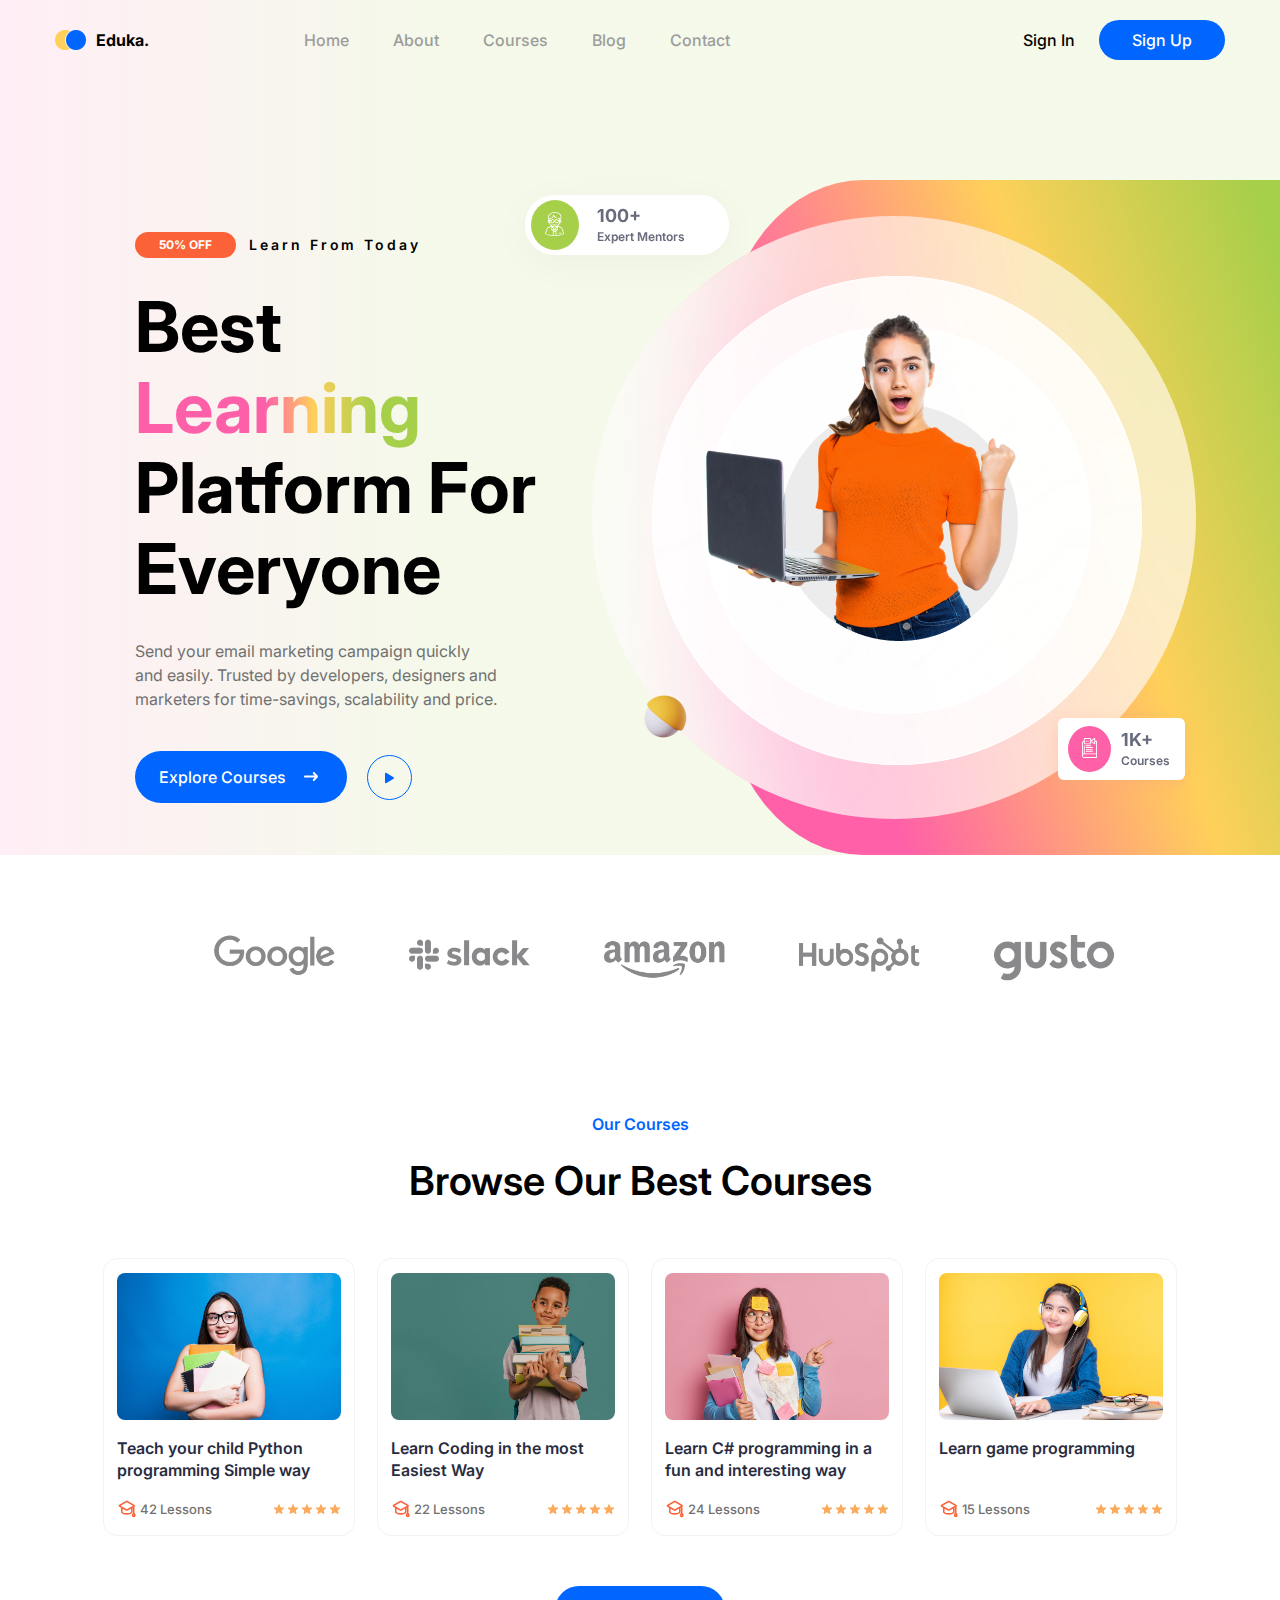
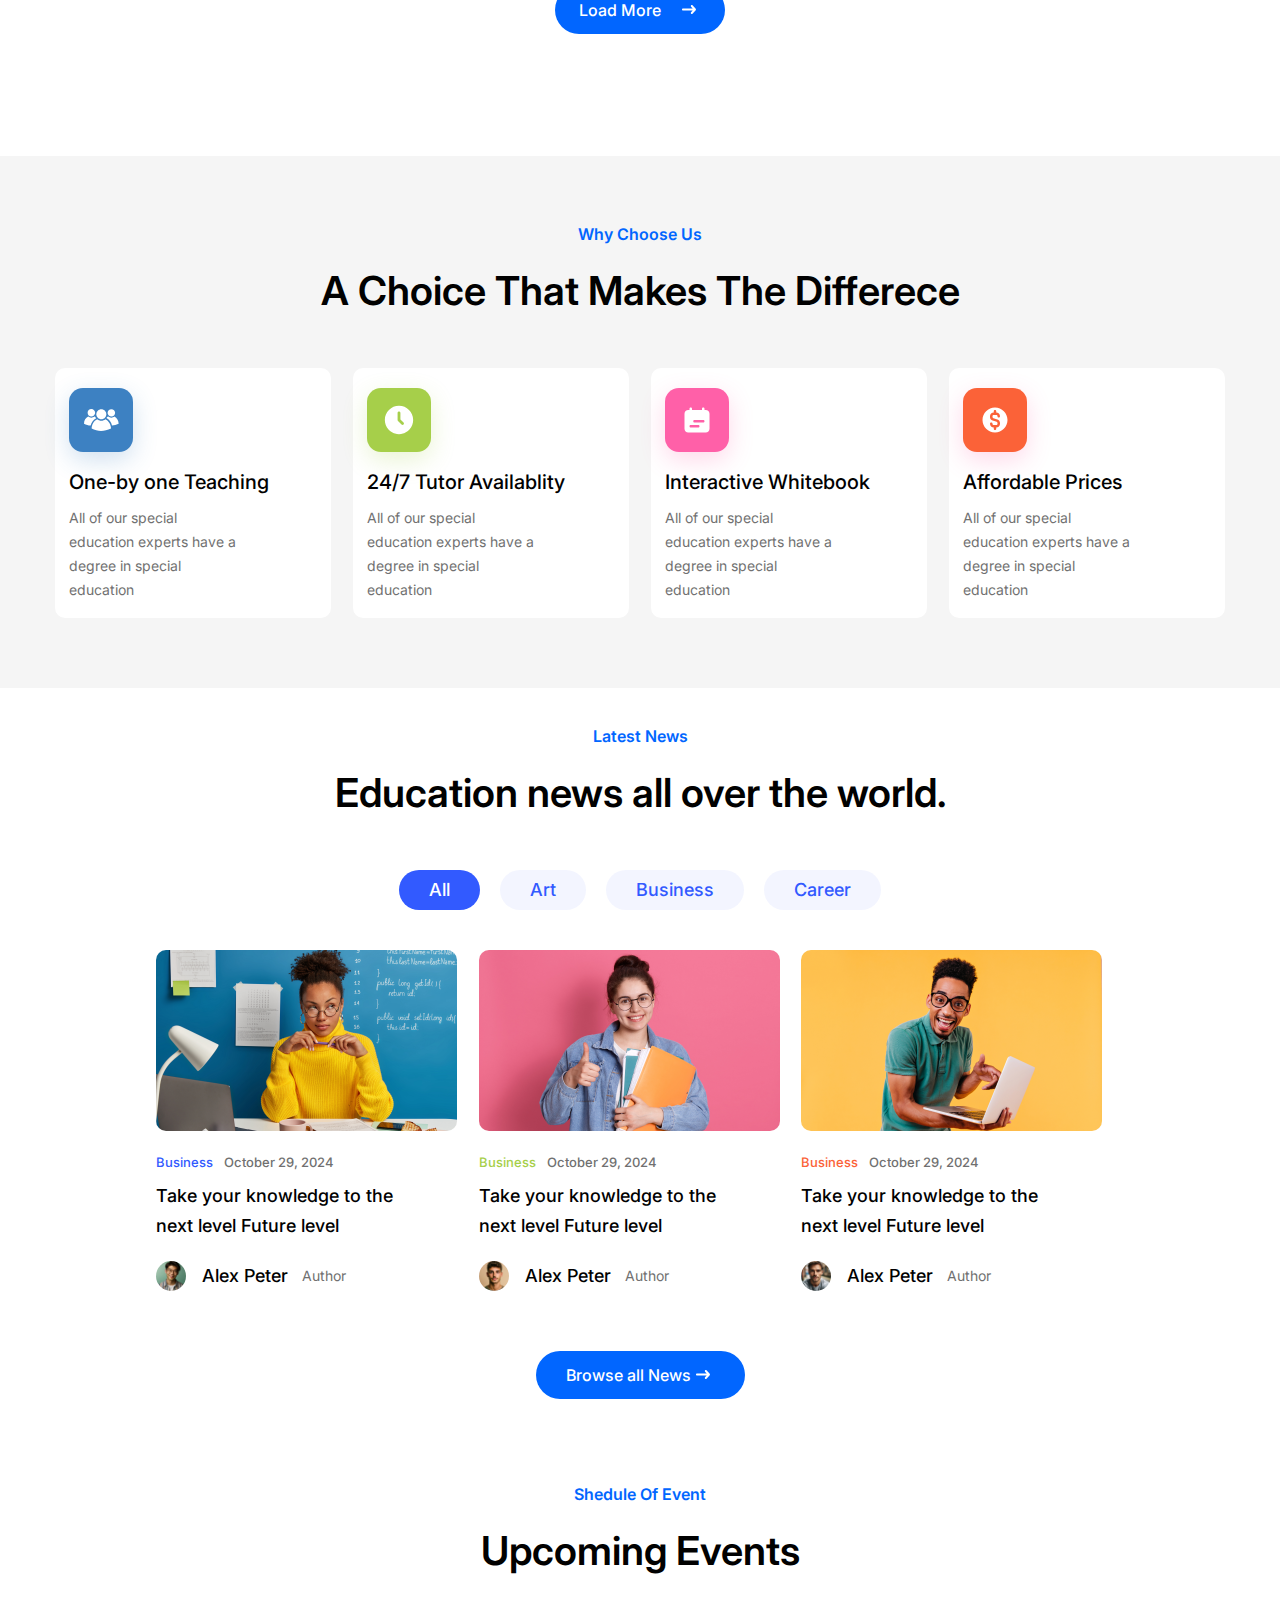
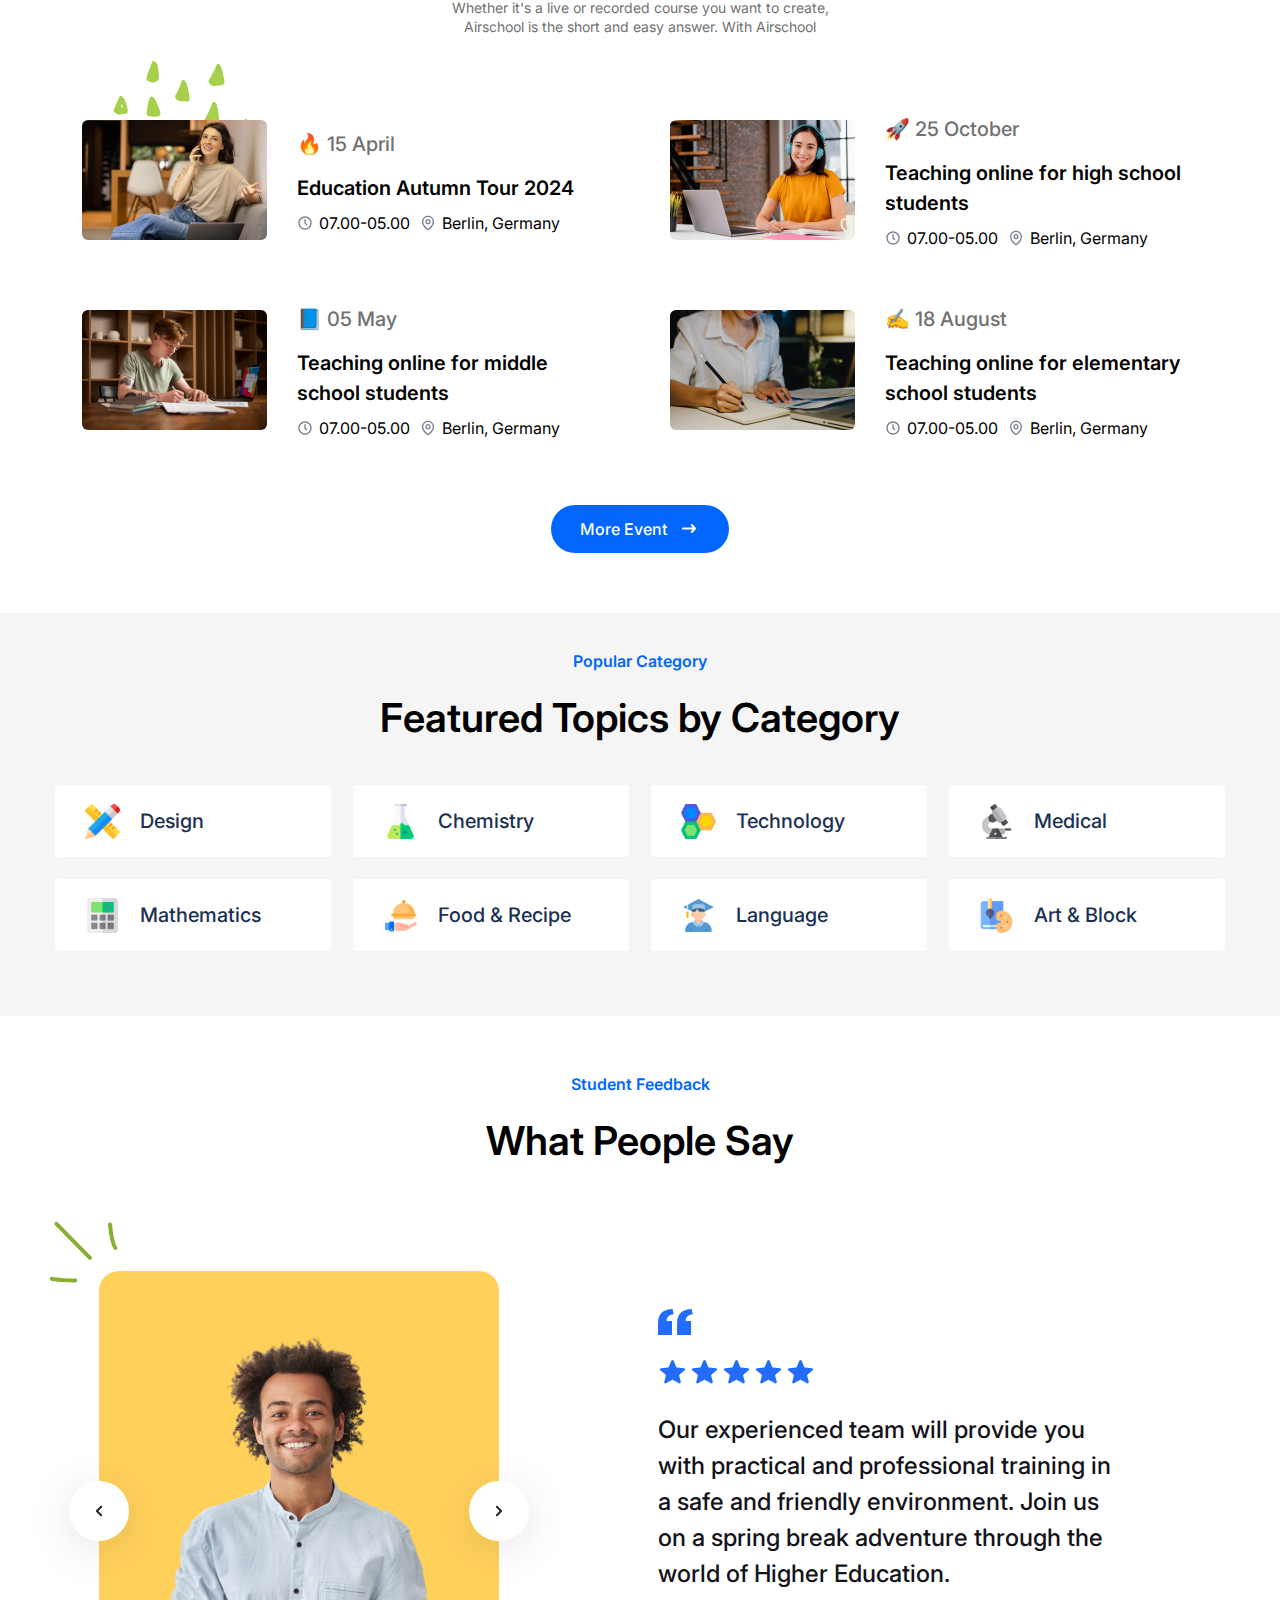
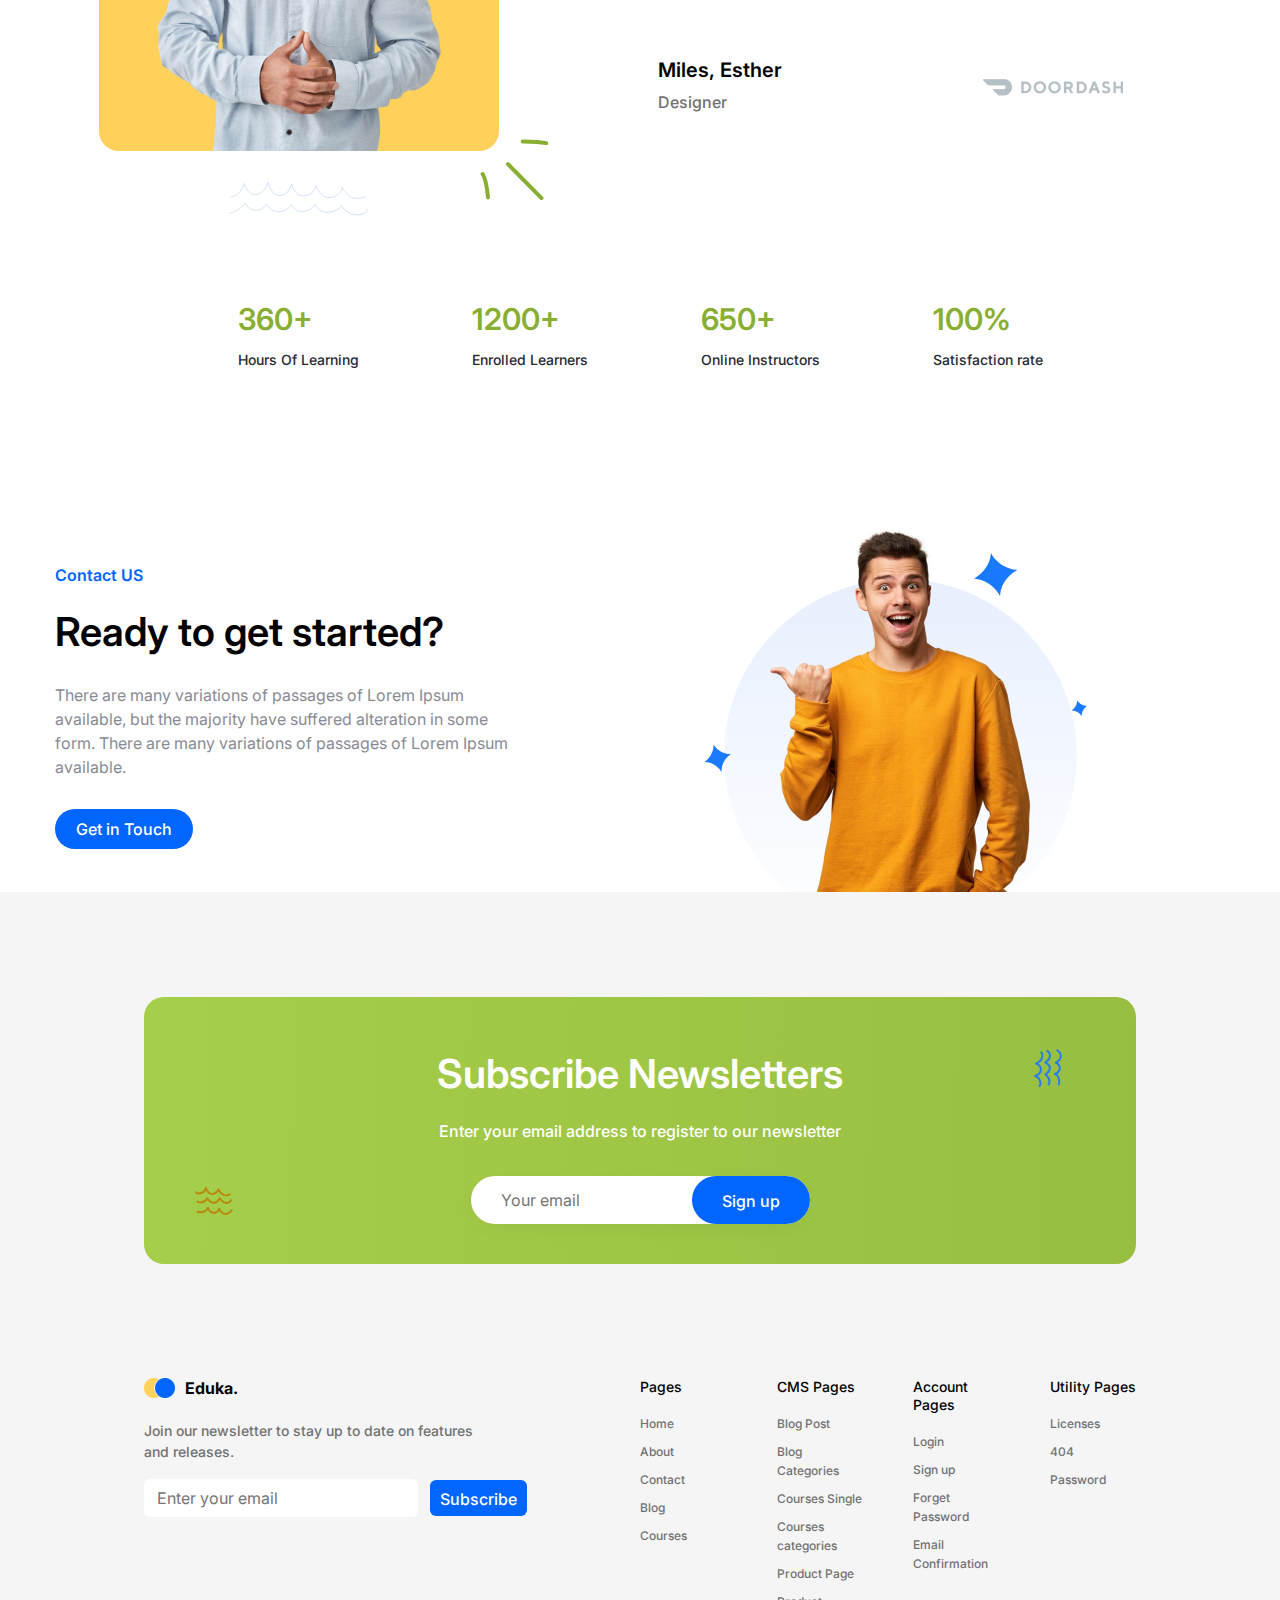
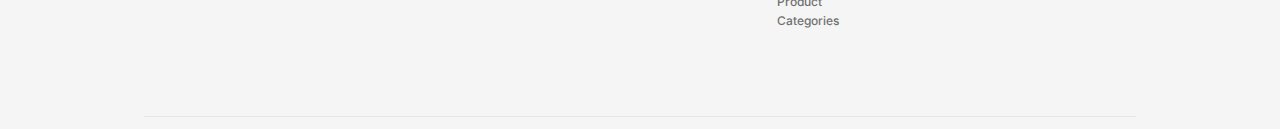
<file: index.html>
<!DOCTYPE html>
<html lang="en">
    <head>
        <meta charset="UTF-8" />
        <meta name="viewport" content="width=device-width, initial-scale=1.0" />
        <!-- Reset css -->
        <link rel="stylesheet" href="./assets/css/reset.css" />
        <!-- Styles css -->
        <link rel="stylesheet" href="./assets/css/styles.css" />
        <link rel="stylesheet" href="./assets/css/responsive.css" />
        <!-- Script -->
        <script src="./assets/js/main.js"></script>
        <!-- Embed font -->
        <link rel="preconnect" href="https://fonts.googleapis.com" />
        <link rel="preconnect" href="https://fonts.gstatic.com" crossorigin />
        <link
            href="https://fonts.googleapis.com/css2?family=Inter:wght@100..900&display=swap"
            rel="stylesheet"
        />
        <!-- Favicon -->
        <link
            rel="apple-touch-icon"
            sizes="57x57"
            href="./assets/favicon/apple-icon-57x57.png"
        />
        <link
            rel="apple-touch-icon"
            sizes="60x60"
            href="./assets/favicon/apple-icon-60x60.png"
        />
        <link
            rel="apple-touch-icon"
            sizes="72x72"
            href="./assets/favicon/apple-icon-72x72.png"
        />
        <link
            rel="apple-touch-icon"
            sizes="76x76"
            href="./assets/favicon/apple-icon-76x76.png"
        />
        <link
            rel="apple-touch-icon"
            sizes="114x114"
            href="./assets/favicon/apple-icon-114x114.png"
        />
        <link
            rel="apple-touch-icon"
            sizes="120x120"
            href="./assets/favicon/apple-icon-120x120.png"
        />
        <link
            rel="apple-touch-icon"
            sizes="144x144"
            href="./assets/favicon/apple-icon-144x144.png"
        />
        <link
            rel="apple-touch-icon"
            sizes="152x152"
            href="./assets/favicon/apple-icon-152x152.png"
        />
        <link
            rel="apple-touch-icon"
            sizes="180x180"
            href="./assets/favicon/apple-icon-180x180.png"
        />
        <link
            rel="icon"
            type="image/png"
            sizes="192x192"
            href="./assets/favicon/android-icon-192x192.png"
        />
        <link
            rel="icon"
            type="image/png"
            sizes="32x32"
            href="./assets/favicon/favicon-32x32.png"
        />
        <link
            rel="icon"
            type="image/png"
            sizes="96x96"
            href="./assets/favicon/favicon-96x96.png"
        />
        <link
            rel="icon"
            type="image/png"
            sizes="16x16"
            href="./assets/favicon/favicon-16x16.png"
        />
        <link rel="manifest" href="./assets/favicon/manifest.json" />
        <meta name="msapplication-TileColor" content="#ffffff" />
        <meta
            name="msapplication-TileImage"
            content="./assets/favicon/ms-icon-144x144.png"
        />
        <meta name="theme-color" content="#ffffff" />

        <title>Eduka</title>
    </head>
    <body>
        <!-- Header -->
        <header id="header" class="header"></header>
        <script>
            load("#header", "./templates/header.html");
        </script>
        <!-- Main -->
        <main>
            <!-- Hero -->
            <div id="home" class="hero">
                <section class="hero-content">
                    <div class="hero-sale">
                        <p class="hero-sale__number">50% OFF</p>
                        <p class="hero-sale__text">Learn From Today</p>
                    </div>
                    <h1 class="hero-content__title">
                        Best
                        <strong class="hero-content__title--color">
                            Learning
                        </strong>
                        Platform For Everyone
                    </h1>
                    <p class="hero-content__desc">
                        Send your email marketing campaign quickly and easily.
                        Trusted by developers, designers and marketers for
                        time-savings, scalability and price.
                    </p>
                    <div class="hero-action">
                        <a href="#!" class="hero-action__btn btn">
                            Explore Courses
                            <img src="./assets/icons/arrow-right.svg" alt="" />
                        </a>
                        <img
                            src="./assets/img/hero-img/hero-btn.svg"
                            alt=""
                            class="hero-action__img"
                        />
                    </div>
                </section>
                <div class="hero-info">
                    <div class="hero-info__color-first">
                        <div class="hero-info__color-second">
                            <div class="hero-info__color-three">
                                <img
                                    src="./assets/img/hero-img/hero-img-affter.png"
                                    alt=""
                                    class="hero-info__img-color"
                                />
                            </div>
                        </div>
                    </div>
                    <img
                        src="./assets/img/hero-img/hero-decor.png"
                        alt=""
                        class="hero-info__img"
                    />
                    <div class="hero-sate">
                        <div class="hero-sate__wrap">
                            <img
                                src="./assets/icons/user.svg"
                                alt=""
                                class="hero-sate__img"
                            />
                        </div>
                        <div>
                            <p class="hero-sate__number">100+</p>
                            <p class="hero-sate__desc">Expert Mentors</p>
                        </div>
                    </div>
                    <div class="hero-sate-bot">
                        <div class="hero-sate-bot__wrap">
                            <img
                                src="./assets/icons/book.svg"
                                alt=""
                                class="hero-sate-bot__img"
                            />
                        </div>
                        <div>
                            <p class="hero-sate__number">1K+</p>
                            <p class="hero-sate__desc">Courses</p>
                        </div>
                    </div>
                </div>
            </div>

            <div class="container">
                <!-- Trade -->
                <div class="trade">
                    <a href="#!">
                        <img
                            src="./assets/img/trade-img/trade1.png"
                            alt=""
                            class="trade__img"
                        />
                    </a>
                    <a href="#!">
                        <img
                            src="./assets/img/trade-img/trade2.png"
                            alt=""
                            class="trade__img"
                        />
                    </a>
                    <a href="#!">
                        <img
                            src="./assets/img/trade-img/trade3.png"
                            alt=""
                            class="trade__img"
                        />
                    </a>
                    <a href="#!">
                        <img
                            src="./assets/img/trade-img/trade4.png"
                            alt=""
                            class="trade__img"
                        />
                    </a>
                    <a href="#!">
                        <img
                            src="./assets/img/trade-img/trade5.png"
                            alt=""
                            class="trade__img"
                        />
                    </a>
                </div>

                <!-- Courses -->
                <div id="courses" class="courses">
                    <section class="courses-content">
                        <p class="section-sub-title">Our Courses</p>
                        <h2 class="section-heading">Browse Our Best Courses</h2>
                    </section>
                    <div class="courses-row">
                        <!-- Courses item 1 -->
                        <article class="courses-col">
                            <img
                                src="./assets/img/courses-img/courses1.png"
                                alt=""
                                class="courses-col__img"
                            />

                            <h3 class="courses-col__title">
                                Teach your child Python programming Simple way
                            </h3>
                            <div class="courses-col__wraps">
                                <div class="courses-col__wrap">
                                    <img src="./assets/icons/hat.svg" alt="" />
                                    <p class="courses-col__text">42 Lessons</p>
                                </div>
                                <div class="courses-col__stars">
                                    <img
                                        src="./assets/icons/star.svg"
                                        alt=""
                                        class="courses-col__star"
                                    />
                                    <img
                                        src="./assets/icons/star.svg"
                                        alt=""
                                        class="courses-col__star"
                                    />
                                    <img
                                        src="./assets/icons/star.svg"
                                        alt=""
                                        class="courses-col__star"
                                    />
                                    <img
                                        src="./assets/icons/star.svg"
                                        alt=""
                                        class="courses-col__star"
                                    />
                                    <img
                                        src="./assets/icons/star.svg"
                                        alt=""
                                        class="courses-col__star"
                                    />
                                </div>
                            </div>
                        </article>
                        <!-- Courses item 2 -->
                        <article class="courses-col">
                            <img
                                src="./assets/img/courses-img/courses2.png"
                                alt=""
                                class="courses-col__img"
                            />

                            <h3 class="courses-col__title">
                                Learn Coding in the most Easiest Way
                            </h3>
                            <div class="courses-col__wraps">
                                <div class="courses-col__wrap">
                                    <img src="./assets/icons/hat.svg" alt="" />
                                    <p class="courses-col__text">22 Lessons</p>
                                </div>
                                <div class="courses-col__stars">
                                    <img
                                        src="./assets/icons/star.svg"
                                        alt=""
                                        class="courses-col__star"
                                    />
                                    <img
                                        src="./assets/icons/star.svg"
                                        alt=""
                                        class="courses-col__star"
                                    />
                                    <img
                                        src="./assets/icons/star.svg"
                                        alt=""
                                        class="courses-col__star"
                                    />
                                    <img
                                        src="./assets/icons/star.svg"
                                        alt=""
                                        class="courses-col__star"
                                    />
                                    <img
                                        src="./assets/icons/star.svg"
                                        alt=""
                                        class="courses-col__star"
                                    />
                                </div>
                            </div>
                        </article>
                        <!-- Courses item 3 -->
                        <article class="courses-col">
                            <img
                                src="./assets/img/courses-img/courses3.png"
                                alt=""
                                class="courses-col__img"
                            />

                            <h3 class="courses-col__title">
                                Learn C# programming in a fun and interesting
                                way
                            </h3>
                            <div class="courses-col__wraps">
                                <div class="courses-col__wrap">
                                    <img src="./assets/icons/hat.svg" alt="" />
                                    <p class="courses-col__text">24 Lessons</p>
                                </div>
                                <div class="courses-col__stars">
                                    <img
                                        src="./assets/icons/star.svg"
                                        alt=""
                                        class="courses-col__star"
                                    />
                                    <img
                                        src="./assets/icons/star.svg"
                                        alt=""
                                        class="courses-col__star"
                                    />
                                    <img
                                        src="./assets/icons/star.svg"
                                        alt=""
                                        class="courses-col__star"
                                    />
                                    <img
                                        src="./assets/icons/star.svg"
                                        alt=""
                                        class="courses-col__star"
                                    />
                                    <img
                                        src="./assets/icons/star.svg"
                                        alt=""
                                        class="courses-col__star"
                                    />
                                </div>
                            </div>
                        </article>
                        <!-- Courses item 4 -->
                        <article class="courses-col">
                            <img
                                src="./assets/img/courses-img/courses4.png"
                                alt=""
                                class="courses-col__img"
                            />

                            <h3 class="courses-col__title">
                                Learn game programming
                            </h3>
                            <div class="courses-col__wraps">
                                <div class="courses-col__wrap">
                                    <img src="./assets/icons/hat.svg" alt="" />
                                    <p class="courses-col__text">15 Lessons</p>
                                </div>
                                <div class="courses-col__stars">
                                    <img
                                        src="./assets/icons/star.svg"
                                        alt=""
                                        class="courses-col__star"
                                    />
                                    <img
                                        src="./assets/icons/star.svg"
                                        alt=""
                                        class="courses-col__star"
                                    />
                                    <img
                                        src="./assets/icons/star.svg"
                                        alt=""
                                        class="courses-col__star"
                                    />
                                    <img
                                        src="./assets/icons/star.svg"
                                        alt=""
                                        class="courses-col__star"
                                    />
                                    <img
                                        src="./assets/icons/star.svg"
                                        alt=""
                                        class="courses-col__star"
                                    />
                                </div>
                            </div>
                        </article>
                    </div>
                    <a href="#!" class="courses-action__btn btn">
                        Load More
                        <img
                            src="./assets/icons/arrow-right.svg"
                            alt=""
                            class="courses-btn__icon"
                        />
                    </a>
                </div>
            </div>

            <!-- About -->
            <div id="about" class="about">
                <div class="container">
                    <div class="about-inner">
                        <section class="about-content">
                            <p class="section-sub-title">Why Choose Us</p>
                            <h2 class="section-heading">
                                A Choice That Makes The Differece
                            </h2>
                        </section>
                        <div class="about-row">
                            <!-- About item 1 -->
                            <article class="about-col">
                                <div class="about-col__wrap">
                                    <img
                                        src="./assets/icons/meny-user.svg"
                                        alt=""
                                    />
                                </div>
                                <h3 class="about-col__title">
                                    One-by one Teaching
                                </h3>
                                <p class="about-col__desc">
                                    All of our special education experts have a
                                    degree in special education
                                </p>
                            </article>
                            <!-- About item 2 -->
                            <article class="about-col">
                                <div
                                    class="about-col__wrap about-col__wrap--time"
                                >
                                    <img src="./assets/icons/time.svg" alt="" />
                                </div>
                                <h3 class="about-col__title">
                                    24/7 Tutor Availablity
                                </h3>
                                <p class="about-col__desc">
                                    All of our special education experts have a
                                    degree in special education
                                </p>
                            </article>
                            <!-- About item 3 -->
                            <article class="about-col">
                                <div
                                    class="about-col__wrap about-col__wrap--note"
                                >
                                    <img src="./assets/icons/note.svg" alt="" />
                                </div>
                                <h3 class="about-col__title">
                                    Interactive Whitebook
                                </h3>
                                <p class="about-col__desc">
                                    All of our special education experts have a
                                    degree in special education
                                </p>
                            </article>
                            <!-- About item 4 -->
                            <article class="about-col">
                                <div
                                    class="about-col__wrap about-col__wrap--money"
                                >
                                    <img
                                        src="./assets/icons/money.svg"
                                        alt=""
                                    />
                                </div>
                                <h3 class="about-col__title">
                                    Affordable Prices
                                </h3>
                                <p class="about-col__desc">
                                    All of our special education experts have a
                                    degree in special education
                                </p>
                            </article>
                        </div>
                    </div>
                </div>
            </div>

            <div class="container">
                <!-- Blog -->
                <div id="blog" class="blog">
                    <section class="blog-content">
                        <p class="section-sub-title">Latest News</p>
                        <h2 class="section-heading">
                            Education news all over the world.
                        </h2>
                    </section>
                    <div class="blog-container js-tabs">
                        <div class="blog-list">
                            <p class="blog-list__item blog-list__item--active">
                                All
                            </p>
                            <p class="blog-list__item">Art</p>
                            <p class="blog-list__item">Business</p>
                            <p class="blog-list__item">Career</p>
                        </div>
                        <div class="blog-rows">
                            <!-- Blog row 1 -->
                            <div class="blog-row blog-row--active">
                                <!-- Blog item 1 -->
                                <div class="blog-col">
                                    <img
                                        src="./assets/img/blog-img/blog1.png"
                                        alt=""
                                        class="blog-col__img"
                                    />
                                    <div class="blog-col__wrap-top">
                                        <p class="blog-wrap__status">
                                            Business
                                        </p>
                                        <p class="blog-wrap__date">
                                            October 29, 2024
                                        </p>
                                    </div>
                                    <h3 class="blog-col__title">
                                        Take your knowledge to the next level
                                        Future level
                                    </h3>
                                    <div class="blog-col__wrap-bot">
                                        <img
                                            src="./assets/img/blog-img/blog-avt1.jpg"
                                            alt=""
                                            class="blog-wrap__img"
                                        />
                                        <p class="blog-wrap__name">
                                            Alex Peter
                                        </p>
                                        <p class="blog-wrap__author">Author</p>
                                    </div>
                                </div>
                                <!-- Blog item 2 -->
                                <div class="blog-col">
                                    <img
                                        src="./assets/img/blog-img/blog2.png"
                                        alt=""
                                        class="blog-col__img"
                                    />
                                    <div class="blog-col__wrap-top">
                                        <p
                                            class="blog-wrap__status blog-wrap__status--green"
                                        >
                                            Business
                                        </p>
                                        <p class="blog-wrap__date">
                                            October 29, 2024
                                        </p>
                                    </div>
                                    <h3 class="blog-col__title">
                                        Take your knowledge to the next level
                                        Future level
                                    </h3>
                                    <div class="blog-col__wrap-bot">
                                        <img
                                            src="./assets/img/blog-img/blog-avt2.jpg"
                                            alt=""
                                            class="blog-wrap__img"
                                        />
                                        <p class="blog-wrap__name">
                                            Alex Peter
                                        </p>
                                        <p class="blog-wrap__author">Author</p>
                                    </div>
                                </div>
                                <!-- Blog item 3 -->
                                <div class="blog-col">
                                    <img
                                        src="./assets/img/blog-img/blog3.png"
                                        alt=""
                                        class="blog-col__img"
                                    />
                                    <div class="blog-col__wrap-top">
                                        <p
                                            class="blog-wrap__status blog-wrap__status--orange"
                                        >
                                            Business
                                        </p>
                                        <p class="blog-wrap__date">
                                            October 29, 2024
                                        </p>
                                    </div>
                                    <h3 class="blog-col__title">
                                        Take your knowledge to the next level
                                        Future level
                                    </h3>
                                    <div class="blog-col__wrap-bot">
                                        <img
                                            src="./assets/img/blog-img/blog-avt3.jpg"
                                            alt=""
                                            class="blog-wrap__img"
                                        />
                                        <p class="blog-wrap__name">
                                            Alex Peter
                                        </p>
                                        <p class="blog-wrap__author">Author</p>
                                    </div>
                                </div>
                            </div>

                            <!-- Blog row 2 -->
                            <div class="blog-row">
                                <!-- Blog item 2 -->
                                <div class="blog-col">
                                    <img
                                        src="./assets/img/blog-img/blog2.png"
                                        alt=""
                                        class="blog-col__img"
                                    />
                                    <div class="blog-col__wrap-top">
                                        <p
                                            class="blog-wrap__status blog-wrap__status--green"
                                        >
                                            Business
                                        </p>
                                        <p class="blog-wrap__date">
                                            October 29, 2024
                                        </p>
                                    </div>
                                    <h3 class="blog-col__title">
                                        Take your knowledge to the next level
                                        Future level
                                    </h3>
                                    <div class="blog-col__wrap-bot">
                                        <img
                                            src="./assets/img/blog-img/blog-avt2.jpg"
                                            alt=""
                                            class="blog-wrap__img"
                                        />
                                        <p class="blog-wrap__name">
                                            Alex Peter
                                        </p>
                                        <p class="blog-wrap__author">Author</p>
                                    </div>
                                </div>
                                <!-- Blog item 3 -->
                                <div class="blog-col">
                                    <img
                                        src="./assets/img/blog-img/blog3.png"
                                        alt=""
                                        class="blog-col__img"
                                    />
                                    <div class="blog-col__wrap-top">
                                        <p
                                            class="blog-wrap__status blog-wrap__status--orange"
                                        >
                                            Business
                                        </p>
                                        <p class="blog-wrap__date">
                                            October 29, 2024
                                        </p>
                                    </div>
                                    <h3 class="blog-col__title">
                                        Take your knowledge to the next level
                                        Future level
                                    </h3>
                                    <div class="blog-col__wrap-bot">
                                        <img
                                            src="./assets/img/blog-img/blog-avt3.jpg"
                                            alt=""
                                            class="blog-wrap__img"
                                        />
                                        <p class="blog-wrap__name">
                                            Alex Peter
                                        </p>
                                        <p class="blog-wrap__author">Author</p>
                                    </div>
                                </div>
                            </div>

                            <!-- Blog row 3 -->
                            <div class="blog-row">
                                <!-- Blog item 1 -->
                                <div class="blog-col">
                                    <img
                                        src="./assets/img/blog-img/blog1.png"
                                        alt=""
                                        class="blog-col__img"
                                    />
                                    <div class="blog-col__wrap-top">
                                        <p class="blog-wrap__status">
                                            Business
                                        </p>
                                        <p class="blog-wrap__date">
                                            October 29, 2024
                                        </p>
                                    </div>
                                    <h3 class="blog-col__title">
                                        Take your knowledge to the next level
                                        Future level
                                    </h3>
                                    <div class="blog-col__wrap-bot">
                                        <img
                                            src="./assets/img/blog-img/blog-avt1.jpg"
                                            alt=""
                                            class="blog-wrap__img"
                                        />
                                        <p class="blog-wrap__name">
                                            Alex Peter
                                        </p>
                                        <p class="blog-wrap__author">Author</p>
                                    </div>
                                </div>

                                <!-- Blog item 3 -->
                                <div class="blog-col">
                                    <img
                                        src="./assets/img/blog-img/blog3.png"
                                        alt=""
                                        class="blog-col__img"
                                    />
                                    <div class="blog-col__wrap-top">
                                        <p
                                            class="blog-wrap__status blog-wrap__status--orange"
                                        >
                                            Business
                                        </p>
                                        <p class="blog-wrap__date">
                                            October 29, 2024
                                        </p>
                                    </div>
                                    <h3 class="blog-col__title">
                                        Take your knowledge to the next level
                                        Future level
                                    </h3>
                                    <div class="blog-col__wrap-bot">
                                        <img
                                            src="./assets/img/blog-img/blog-avt3.jpg"
                                            alt=""
                                            class="blog-wrap__img"
                                        />
                                        <p class="blog-wrap__name">
                                            Alex Peter
                                        </p>
                                        <p class="blog-wrap__author">Author</p>
                                    </div>
                                </div>
                            </div>

                            <!-- Blog row 4 -->
                            <div class="blog-row">
                                <!-- Blog item 1 -->
                                <div class="blog-col">
                                    <img
                                        src="./assets/img/blog-img/blog1.png"
                                        alt=""
                                        class="blog-col__img"
                                    />
                                    <div class="blog-col__wrap-top">
                                        <p class="blog-wrap__status">
                                            Business
                                        </p>
                                        <p class="blog-wrap__date">
                                            October 29, 2024
                                        </p>
                                    </div>
                                    <h3 class="blog-col__title">
                                        Take your knowledge to the next level
                                        Future level
                                    </h3>
                                    <div class="blog-col__wrap-bot">
                                        <img
                                            src="./assets/img/blog-img/blog-avt1.jpg"
                                            alt=""
                                            class="blog-wrap__img"
                                        />
                                        <p class="blog-wrap__name">
                                            Alex Peter
                                        </p>
                                        <p class="blog-wrap__author">Author</p>
                                    </div>
                                </div>
                                <!-- Blog item 2 -->
                                <div class="blog-col">
                                    <img
                                        src="./assets/img/blog-img/blog2.png"
                                        alt=""
                                        class="blog-col__img"
                                    />
                                    <div class="blog-col__wrap-top">
                                        <p
                                            class="blog-wrap__status blog-wrap__status--green"
                                        >
                                            Business
                                        </p>
                                        <p class="blog-wrap__date">
                                            October 29, 2024
                                        </p>
                                    </div>
                                    <h3 class="blog-col__title">
                                        Take your knowledge to the next level
                                        Future level
                                    </h3>
                                    <div class="blog-col__wrap-bot">
                                        <img
                                            src="./assets/img/blog-img/blog-avt2.jpg"
                                            alt=""
                                            class="blog-wrap__img"
                                        />
                                        <p class="blog-wrap__name">
                                            Alex Peter
                                        </p>
                                        <p class="blog-wrap__author">Author</p>
                                    </div>
                                </div>
                            </div>
                        </div>
                    </div>
                    <a href="#!" class="blog__btn btn">
                        Browse all News
                        <img src="./assets/icons/arrow-right.svg" alt="" />
                    </a>
                </div>

                <!-- Event -->
                <div class="event">
                    <section class="event-content">
                        <p class="section-sub-title">Shedule Of Event</p>
                        <h2 class="section-heading">Upcoming Events</h2>
                        <p class="event-content__desc">
                            Whether it's a live or recorded course you want to
                            create, Airschool is the short and easy answer. With
                            Airschool
                        </p>
                    </section>
                    <img
                        src="./assets/img/event-img/event-decor.png"
                        alt=""
                        class="event__decor"
                    />
                    <div class="event-row">
                        <!-- Event item 1 -->
                        <article class="event-col">
                            <img
                                src="./assets/img/event-img/event1.png"
                                alt=""
                                class="event-col__img"
                            />
                            <div>
                                <p class="event-wrap__date">🔥 15 April</p>
                                <h3 class="event-wrap__title">
                                    Education Autumn Tour 2024
                                </h3>
                                <div class="event-boxs">
                                    <div class="event-box">
                                        <img
                                            src="./assets/icons/time-small.svg"
                                            alt=""
                                            class="event-box__icon"
                                        />
                                        <p class="event-box__text">
                                            07.00-05.00
                                        </p>
                                    </div>
                                    <div class="event-box">
                                        <img
                                            src="./assets/icons/location.svg"
                                            alt=""
                                            class="event-box__icon"
                                        />
                                        <p class="event-box__text">
                                            Berlin, Germany
                                        </p>
                                    </div>
                                </div>
                            </div>
                        </article>
                        <!-- Event item 2 -->
                        <article class="event-col">
                            <img
                                src="./assets/img/event-img/event2.png"
                                alt=""
                                class="event-col__img"
                            />
                            <div>
                                <p class="event-wrap__date">🚀 25 October</p>
                                <h3 class="event-wrap__title">
                                    Teaching online for high school students
                                </h3>
                                <div class="event-boxs">
                                    <div class="event-box">
                                        <img
                                            src="./assets/icons/time-small.svg"
                                            alt=""
                                            class="event-box__icon"
                                        />
                                        <p class="event-box__text">
                                            07.00-05.00
                                        </p>
                                    </div>
                                    <div class="event-box">
                                        <img
                                            src="./assets/icons/location.svg"
                                            alt=""
                                            class="event-box__icon"
                                        />
                                        <p class="event-box__text">
                                            Berlin, Germany
                                        </p>
                                    </div>
                                </div>
                            </div>
                        </article>
                        <!-- Event item 3 -->
                        <article class="event-col">
                            <img
                                src="./assets/img/event-img/event3.png"
                                alt=""
                                class="event-col__img"
                            />
                            <div>
                                <p class="event-wrap__date">📘 05 May</p>
                                <h3 class="event-wrap__title">
                                    Teaching online for middle school students
                                </h3>
                                <div class="event-boxs">
                                    <div class="event-box">
                                        <img
                                            src="./assets/icons/time-small.svg"
                                            alt=""
                                            class="event-box__icon"
                                        />
                                        <p class="event-box__text">
                                            07.00-05.00
                                        </p>
                                    </div>
                                    <div class="event-box">
                                        <img
                                            src="./assets/icons/location.svg"
                                            alt=""
                                            class="event-box__icon"
                                        />
                                        <p class="event-box__text">
                                            Berlin, Germany
                                        </p>
                                    </div>
                                </div>
                            </div>
                        </article>
                        <!-- Event item 4 -->
                        <article class="event-col">
                            <img
                                src="./assets/img/event-img/event4.png"
                                alt=""
                                class="event-col__img"
                            />
                            <div>
                                <p class="event-wrap__date">✍️ 18 August</p>
                                <h3 class="event-wrap__title">
                                    Teaching online for elementary school
                                    students
                                </h3>
                                <div class="event-boxs">
                                    <div class="event-box">
                                        <img
                                            src="./assets/icons/time-small.svg"
                                            alt=""
                                            class="event-box__icon"
                                        />
                                        <p class="event-box__text">
                                            07.00-05.00
                                        </p>
                                    </div>
                                    <div class="event-box">
                                        <img
                                            src="./assets/icons/location.svg"
                                            alt=""
                                            class="event-box__icon"
                                        />
                                        <p class="event-box__text">
                                            Berlin, Germany
                                        </p>
                                    </div>
                                </div>
                            </div>
                        </article>
                    </div>
                    <a href="#!" class="event__btn btn">
                        More Event
                        <img src="./assets/icons/arrow-right.svg" alt="" />
                    </a>
                </div>
            </div>

            <!-- Category -->
            <div class="category">
                <div class="container">
                    <div class="category-inner">
                        <section class="category-content">
                            <p class="section-sub-title">Popular Category</p>
                            <h2 class="section-heading">
                                Featured Topics by Category
                            </h2>
                        </section>
                        <div class="category-row">
                            <!-- Category item 1 -->
                            <div class="category-col">
                                <img
                                    src="./assets/icons/category-icon/category-icon1.svg"
                                    alt=""
                                    class="category-col__icon"
                                />
                                <p class="category-col__text">Design</p>
                            </div>
                            <!-- Category item 2 -->
                            <div class="category-col">
                                <img
                                    src="./assets/icons/category-icon/category-icon2.svg"
                                    alt=""
                                    class="category-col__icon"
                                />
                                <p class="category-col__text">Chemistry</p>
                            </div>
                            <!-- Category item 3 -->
                            <div class="category-col">
                                <img
                                    src="./assets/icons/category-icon/category-icon3.svg"
                                    alt=""
                                    class="category-col__icon"
                                />
                                <p class="category-col__text">Technology</p>
                            </div>
                            <!-- Category item 4 -->
                            <div class="category-col">
                                <img
                                    src="./assets/icons/category-icon/category-icon4.svg"
                                    alt=""
                                    class="category-col__icon"
                                />
                                <p class="category-col__text">Medical</p>
                            </div>
                            <!-- Category item 5 -->
                            <div class="category-col">
                                <img
                                    src="./assets/icons/category-icon/category-icon5.svg"
                                    alt=""
                                    class="category-col__icon"
                                />
                                <p class="category-col__text">Mathematics</p>
                            </div>
                            <!-- Category item 6 -->
                            <div class="category-col">
                                <img
                                    src="./assets/icons/category-icon/category-icon6.svg"
                                    alt=""
                                    class="category-col__icon"
                                />
                                <p class="category-col__text">Food & Recipe</p>
                            </div>
                            <!-- Category item 7 -->
                            <div class="category-col">
                                <img
                                    src="./assets/icons/category-icon/category-icon7.svg"
                                    alt=""
                                    class="category-col__icon"
                                />
                                <p class="category-col__text">Language</p>
                            </div>
                            <!-- Category item 8 -->
                            <div class="category-col">
                                <img
                                    src="./assets/icons/category-icon/category-icon8.svg"
                                    alt=""
                                    class="category-col__icon"
                                />
                                <p class="category-col__text">Art & Block</p>
                            </div>
                        </div>
                    </div>
                </div>
            </div>

            <div class="container">
                <!-- Feedback -->
                <div class="feedback">
                    <section class="feedback-heading">
                        <p class="section-sub-title">Student Feedback</p>
                        <h2 class="section-heading">What People Say</h2>
                    </section>
                    <div class="feedback-wraps">
                        <!-- Feedback info -->
                        <div class="feedback-info">
                            <div class="feedback-info__imgs">
                                <img
                                    src="./assets/img/feedback-img/feedback1.png"
                                    alt=""
                                    class="feedback-info__img"
                                />
                                <img
                                    src="./assets/icons/wow.svg"
                                    alt=""
                                    class="feedback-info__icon feedback-info__icon--top"
                                />
                                <img
                                    src="./assets/icons/wow.svg"
                                    alt=""
                                    class="feedback-info__icon feedback-info__icon--bottom"
                                />
                                <img
                                    src="./assets/icons/wave.svg"
                                    alt=""
                                    class="feedback-info__icon feedback-info__icon--wave"
                                />
                            </div>
                            <button
                                class="feedback-info__btn feedback-info__btn--left"
                            >
                                <img
                                    src="./assets/icons/arrow-left-small.svg"
                                    alt=""
                                />
                            </button>
                            <button
                                class="feedback-info__btn feedback-info__btn--right"
                            >
                                <img
                                    src="./assets/icons/arrow-right-small.svg"
                                    alt=""
                                />
                            </button>
                        </div>

                        <!-- Feedback content -->
                        <section class="feedback-content">
                            <img src="./assets/icons/blogquote.svg" alt="" />
                            <div class="feedback-stars">
                                <img
                                    src="./assets/icons/star-large.svg"
                                    alt=""
                                />
                                <img
                                    src="./assets/icons/star-large.svg"
                                    alt=""
                                />
                                <img
                                    src="./assets/icons/star-large.svg"
                                    alt=""
                                />
                                <img
                                    src="./assets/icons/star-large.svg"
                                    alt=""
                                />
                                <img
                                    src="./assets/icons/star-large.svg"
                                    alt=""
                                />
                            </div>
                            <blockquote class="feedback-content__quote">
                                Our experienced team will provide you with
                                practical and professional training in a safe
                                and friendly environment. Join us on a spring
                                break adventure through the world of Higher
                                Education.
                            </blockquote>
                            <div class="feedback-content__wraps">
                                <div>
                                    <h3 class="feedback-content__name">
                                        Miles, Esther
                                    </h3>
                                    <p class="feedback-content__position">
                                        Designer
                                    </p>
                                </div>
                                <img
                                    src="./assets/img/feedback-img/feeback-logo1.png"
                                    alt=""
                                    class="feedback-content__company"
                                />
                            </div>
                        </section>
                    </div>
                    <div class="feedback-containers">
                        <div>
                            <h3 class="feedback-container__number">360+</h3>
                            <p class="feedback-container__text">
                                Hours Of Learning
                            </p>
                        </div>
                        <div>
                            <h3 class="feedback-container__number">1200+</h3>
                            <p class="feedback-container__text">
                                Enrolled Learners
                            </p>
                        </div>
                        <div>
                            <h3 class="feedback-container__number">650+</h3>
                            <p class="feedback-container__text">
                                Online Instructors
                            </p>
                        </div>
                        <div>
                            <h3 class="feedback-container__number">100%</h3>
                            <p class="feedback-container__text">
                                Satisfaction rate
                            </p>
                        </div>
                    </div>
                </div>

                <!-- Contact -->
                <div id="contact" class="contact">
                    <section class="contact-content">
                        <p class="section-sub-title">Contact US</p>
                        <h2 class="section-heading">Ready to get started?</h2>
                        <p class="contact-content__desc">
                            There are many variations of passages of Lorem Ipsum
                            available, but the majority have suffered alteration
                            in some form. There are many variations of passages
                            of Lorem Ipsum available.
                        </p>
                        <a href="#!" class="btn contact-content__btn">
                            Get in Touch
                        </a>
                    </section>
                    <div class="contact-wrap">
                        <img
                            src="./assets/img/contact-img/contact1.png"
                            alt=""
                            class="contact-wrap__img"
                        />
                        <img
                            src="./assets/icons/quadrangle-small.svg"
                            alt=""
                            class="contact-wrap__icon contact-wrap__icon--small"
                        />
                        <img
                            src="./assets/icons/quadrangle-medium.svg"
                            alt=""
                            class="contact-wrap__icon contact-wrap__icon--medium"
                        />
                        <img
                            src="./assets/icons/quadrangle-large.svg"
                            alt=""
                            class="contact-wrap__icon contact-wrap__icon--large"
                        />
                    </div>
                </div>
            </div>
        </main>
        <!-- Footer -->
        <footer id="footer" class="footer"></footer>
        <script>
            load("#footer", "./templates/footer.html");
        </script>
    </body>
</html>
</file>
<file: assets/css/styles.css>
*,
::before,
::after {
    box-sizing: border-box;
}

html,
body {
    scroll-behavior: smooth;
}

html {
    font-size: 62.5%;
}

body {
    font-size: 1.6rem;
    font-family: "Inter", sans-serif;
}

a {
    text-decoration: none;
    color: inherit;
}

input,
button {
    outline: none;
    border: none;
    background: transparent;
    font-size: inherit;
    font-family: inherit;
}

/* Common */
:root {
    --color-dark: #010101;
    --color-deep-dark: #000;
    --color-gray: #717171;
    --colo-gray-blur: #707070;
    --color-blue: #0166ff;
    --color-dark-blue: #1b3152;
    --color-green: #88ae32;
    --color-white: #fff;
}

.container {
    width: 1170px;
    max-width: calc(100% - 48px);
    margin-left: auto;
    margin-right: auto;
}

.btn {
    --height: 40px;

    min-width: 126px;
    height: var(--height);
    display: block;
    border-radius: 99px;
    background: var(--color-blue);

    color: var(--color-white);
    font-weight: 500;
    line-height: var(--height);
    text-align: center;
}

.btn:hover {
    opacity: 0.8;
}

.section-heading {
    color: var(--color-dark);
    font-size: 4rem;
    font-weight: 600;
    line-height: 1.35;
}

.section-sub-title {
    margin-bottom: 22px;
    color: var(--color-blue);
    font-weight: 600;
}

.logo {
    display: flex;
    align-items: center;
    gap: 10px;
}

.logo__img {
    width: 31px;
    height: 20px;
    object-fit: cover;
}

.logo__text {
    color: var(--color-deep-dark);
    font-weight: 700;
}

/* Header */
.header {
    padding: 20px 0;
    background: rgb(255, 96, 168);
    background: linear-gradient(
        90deg,
        rgba(255, 96, 168, 0.10416666666666663) 0%,
        rgba(166, 207, 74, 0.11817226890756305) 35%
    );
}

.navbar,
.navbar-left {
    display: flex;
    align-items: center;
}

.navbar-left {
    gap: 155px;
    margin-right: auto;
}

.navbar__list {
    display: flex;
}

.navbar__item + .navbar__item {
    padding: 5px 22px;
}

.navbar__item:first-child {
    padding: 5px 22px 5px 0;
}

.navbar__link {
    color: #9c9d9d;
    font-weight: 500;
    transition: 0.25s;
}

.navbar__link:hover {
    color: var(--color-deep-dark);
}

.navbar-action {
    display: flex;
    align-items: center;
    gap: 24px;
}

.navbar-action__link {
    color: var(--color-dark);
    font-weight: 500;
}

.navbar-action__link:hover {
    text-decoration: underline;
}

/* Hero */
.hero {
    display: flex;
    align-items: center;
    justify-content: space-between;
    padding-top: 100px;
    background: rgb(255, 96, 168);
    background: linear-gradient(
        90deg,
        rgba(255, 96, 168, 0.10416666666666663) 0%,
        rgba(166, 207, 74, 0.11817226890756305) 35%
    );
}

.hero-content {
    width: 42%;
    padding-left: 135px;
}

.hero-sale {
    display: flex;
    align-items: center;
    gap: 13px;
}

.hero-sale__number {
    padding: 7px 24px;
    border-radius: 99px;
    background: #fb6238;

    color: #fff;
    font-size: 1.2rem;
    font-weight: 700;
}

.hero-sale__text {
    color: var(--color-dark);
    font-size: 1.4rem;
    font-weight: 600;
    letter-spacing: 2.94px;
}

.hero-content__title {
    margin-top: 29px;
    color: var(--color-dark);
    font-size: 7rem;
    font-weight: 700;
    line-height: 1.15;
}

.hero-content__title--color {
    background: linear-gradient(
        269deg,
        #a6cf4a 16.43%,
        #ffd05a 37.58%,
        #fd60a9 54.54%
    );
    background-clip: text;
    -webkit-background-clip: text;
    -webkit-text-fill-color: transparent;
}

.hero-content__desc {
    width: 91%;
    margin-top: 30px;
    color: var(--color-gray);
    line-height: 1.5;
}

.hero-action {
    display: flex;
    align-items: center;
    gap: 20px;
    margin-top: 40px;
}

.hero-action__btn {
    --height: 52px;

    min-width: 212px;
    display: flex;
    align-items: center;
    justify-content: center;
    gap: 13px;
}

.hero-action__img {
    cursor: pointer;
    transition: 0.8s;
}

.hero-action__img:hover {
    transform: rotate(360deg);
}

.hero-info {
    position: relative;
    width: 555px;
    height: 675px;
    background: linear-gradient(
        71deg,
        #ff60a8 22.92%,
        #ffd05a 62.85%,
        #a6cf4a 96.68%
    );
    border-top-left-radius: 25%;
    border-bottom-left-radius: 25%;
}

.hero-info__color-first {
    position: absolute;
    top: 36px;
    left: -133px;
    width: 604px;
    height: 603px;
    border-radius: 50%;
    background: linear-gradient(
        142deg,
        rgba(255, 255, 255, 0.58) 1.8%,
        rgba(255, 255, 255, 0.66) 99.75%
    );
    backdrop-filter: blur(65px);
}

.hero-info__color-second {
    position: relative;
    top: 10%;
    left: 10%;
    width: 490px;
    height: 489px;
    border-radius: 50%;
    border: 1px solid #fff;
    background: linear-gradient(
        142deg,
        rgba(255, 255, 255, 0.58) 1.8%,
        rgba(255, 255, 255, 0.66) 99.75%
    );
    backdrop-filter: blur(65px);
}

.hero-info__color-three {
    position: relative;
    top: 10%;
    left: 10%;
    width: 389px;
    height: 388px;
    border-radius: 50%;
    border: 1px solid #fff;

    background: linear-gradient(
        142deg,
        rgba(255, 255, 255, 0.58) 1.8%,
        rgba(255, 255, 255, 0.66) 99.75%
    );

    backdrop-filter: blur(65.02783203125px);
}

.hero-info__color-three::after {
    content: url(../img/hero-img/hero-img.png);
    position: absolute;
    top: -24px;
    left: -6px;
    z-index: 1;
}

.hero-info__img-color {
    width: 237px;
    height: 237px;
    object-fit: cover;
    position: relative;
    top: 20%;
    left: 20%;
}

.hero-info__img {
    width: 85px;
    height: 89px;
    object-fit: cover;
    position: absolute;
    bottom: 100px;
    left: -100px;
}

.hero-sate {
    position: absolute;
    top: 15px;
    left: -200px;
    display: flex;
    align-items: center;
    gap: 18px;
    padding: 5px 44px 5px 6px;
    border-radius: 29px;
    background: var(--color-white);
    box-shadow: 0px 8px 40px 0px rgba(0, 0, 0, 0.04);
}

.hero-sate__wrap {
    background: #a6cf4a;
    border-radius: 50%;
}

.hero-sate__img {
    padding: 12px 14px;
}

.hero-sate__number,
.hero-sate__desc {
    color: #676b7c;
}

.hero-sate__number {
    font-size: 1.8rem;
    font-weight: 700;
}

.hero-sate__desc {
    margin-top: 6px;
    font-size: 1.2rem;
    font-weight: 600;
}

.hero-sate-bot {
    position: absolute;
    bottom: 75px;
    right: 95px;
    display: flex;
    align-items: center;
    gap: 10px;
    padding: 8px 15px 8px 10px;
    border-radius: 6px;
    background: #fff;
    box-shadow: 0px 6px 16px 0px rgba(249, 169, 120, 0.4);
}

.hero-sate-bot__wrap {
    background: #ff60a8;
    border-radius: 50%;
}

.hero-sate-bot__img {
    padding: 12px 14px;
}

/* Trade */
.trade {
    display: flex;
    align-items: center;
    justify-content: space-between;
    gap: 74px;
    padding: 70px 159px 80px;
}

.trade__img {
    width: 121px;
    cursor: pointer;
    transition: 0.25s;
}

.trade__img:hover {
    transform: scale(1.2);
}

/* Courses */
.courses {
    display: flex;
    flex-direction: column;
    align-items: center;
    margin-top: 50px;
    padding: 0 48px 61px;
}

.courses-content {
    text-align: center;
}

.courses-row {
    display: grid;
    grid-template-columns: repeat(4, 1fr);
    gap: 22px;
    margin-top: 50px;
}

.courses-col {
    padding: 14px 13px 16px;
    border-radius: 14px;
    border: 1px solid #f3f3f3;
    background: #fff;
    cursor: pointer;
    transition: 0.25s;
}

.courses-col:hover {
    border: 0.5px solid #f2f2f2;
    box-shadow: 0px 10px 30px 0px rgba(0, 0, 0, 0.04);
}

.courses-col__img {
    width: 100%;
    height: 147px;
    object-fit: cover;
    border-radius: 8px;
}

.courses-col__title {
    height: 44px;
    margin-top: 16px;
    color: #292c3f;
    font-weight: 600;
    line-height: 1.37;
}

.courses-col__wraps {
    display: flex;
    align-items: center;
    justify-content: space-between;
    margin-top: 17px;
}

.courses-col__wrap {
    display: flex;
    align-items: center;
    gap: 3px;
}

.courses-col__text {
    color: var(--color-gray);
    font-size: 1.3rem;
    font-weight: 500;
}

.courses-col__stars {
    display: flex;
    gap: 2px;
}

.courses-action__btn {
    --height: 48px;

    min-width: 170px;
    display: flex;
    align-items: center;
    justify-content: center;
    gap: 16px;
    margin-top: 50px;
}

/* About */
.about {
    margin-top: 61px;
    background: #f5f5f5;
}

.about-inner {
    padding: 70px 0;
}

.about-content {
    text-align: center;
}

.about-row {
    display: grid;
    grid-template-columns: repeat(4, 1fr);
    gap: 22px;
    margin-top: 50px;
}

.about-col {
    padding: 20px 0 16px 14px;
    border-radius: 10px;
    background: #fff;
    cursor: pointer;
    transition: 0.25s;
}

.about-col:hover {
    transform: scale(1.1);
}

.about-col__wrap {
    width: 64px;
    height: 64px;
    display: flex;
    align-items: center;
    justify-content: center;
    border-radius: 14px;
    background: #3d81c2;
    box-shadow: 0px 8px 24px 0px rgba(61, 129, 194, 0.24);
}

.about-col__wrap--time {
    background: #a6cf4a;
    box-shadow: 0px 8px 24px 0px rgba(166, 207, 74, 0.24);
}

.about-col__wrap--note {
    background: #ff60a8;
    box-shadow: 0px 8px 24px 0px rgba(255, 96, 168, 0.24);
}

.about-col__wrap--money {
    background: #fb6238;
    box-shadow: 0px 8px 24px 0px rgba(255, 96, 168, 0.24);
}

.about-col__title {
    margin-top: 20px;
    color: var(--color-dark);
    font-size: 2rem;
    font-weight: 500;
}

.about-col__desc {
    width: 65%;
    margin-top: 14px;
    color: #717171;
    font-size: 1.4rem;
    line-height: 1.71;
}

/* Blog */
.blog {
    display: flex;
    flex-direction: column;
    align-items: center;
    margin-top: 40px;
    padding: 0 101px 40px;
}

.blog-content {
    text-align: center;
}

.blog-container {
    margin-top: 50px;
}

.blog-list {
    display: flex;
    align-items: center;
    justify-content: center;
    gap: 20px;
}

.blog-list__item {
    padding: 5px 30px;
    border-radius: 99px;
    background: rgba(50, 90, 255, 0.06);

    color: #325aff;
    font-size: 1.8rem;
    font-weight: 500;
    line-height: 1.66;
    cursor: pointer;
    transition: 0.25s;
}

.blog-list__item--active {
    color: var(--color-white);
    background: #325aff;
    cursor: default;
}

.blog-rows {
    margin-top: 40px;
}

.blog-row {
    display: none;
}

.blog-row--active {
    display: grid;
    grid-template-columns: repeat(3, 1fr);
}

.blog-col__img {
    width: 301px;
    height: 181px;
    border-radius: 10px;
    object-fit: cover;
}

.blog-col__wrap-top {
    display: flex;
    align-items: center;
    gap: 11px;
    margin-top: 20px;
}

.blog-wrap__status,
.blog-wrap__date {
    font-size: 1.3rem;
    font-weight: 500;
    line-height: 1.53;
}

.blog-wrap__status {
    color: #325aff;
}

.blog-wrap__date {
    color: #707070;
}

.blog-wrap__status--green {
    color: #a6cf4a;
}

.blog-wrap__status--orange {
    color: #fb6238;
}

.blog-col__title {
    width: 85%;
    margin-top: 8px;
    color: #000;
    font-size: 1.8rem;
    font-weight: 500;
    line-height: 1.66;
}

.blog-col__wrap-bot {
    display: flex;
    align-items: center;
    margin-top: 20px;
}

.blog-wrap__img {
    width: 30px;
    height: 30px;
    border-radius: 50%;
    object-fit: cover;
}

.blog-wrap__name {
    margin-left: 16px;
    color: #000;
    font-size: 1.8rem;
    font-weight: 500;
    line-height: 1.44;
}

.blog-wrap__author {
    margin-left: 14px;
    color: #707070;
    font-size: 1.4rem;
    line-height: 1.85;
}

.blog__btn {
    --height: 48px;
    min-width: 209px;
    display: flex;
    align-items: center;
    justify-content: center;
    margin-top: 60px;
}

/* Event */
.event {
    position: relative;
    display: flex;
    flex-direction: column;
    align-items: center;
    margin-top: 47px;
    padding: 0 17px 60px;
}

.event-content {
    display: flex;
    flex-direction: column;
    align-items: center;
    text-align: center;
}

.event-content__desc {
    width: 52%;
    margin-top: 20px;
    color: #717171;
    font-size: 1.4rem;
    line-height: 1.42;
}

.event__decor {
    position: absolute;
    top: 175px;
    left: 50px;
    z-index: -1;
}

.event-row {
    display: grid;
    grid-template-columns: repeat(2, 1fr);
    gap: 40px;
    margin-top: 68px;
}

.event-col {
    display: flex;
    align-items: center;
    gap: 30px;
    padding: 9px 10px;
    border-radius: 6px;
    transition: 0.25s;
    cursor: pointer;
}

.event-col:hover {
    box-shadow: 12px 16px 40px -16px rgba(0, 0, 0, 0.12);
}

.event-col__img {
    width: 185px;
    height: 120px;
    border-radius: 6px;
}

.event-wrap__date {
    color: #717171;
    font-size: 2rem;
    font-weight: 500;
    line-height: 1.5;
}

.event-wrap__title {
    margin-top: 14px;
    color: #010101;
    font-size: 2rem;
    font-weight: 600;
    line-height: 1.5;
}

.event-boxs,
.event-box {
    display: flex;
    align-items: center;
    margin-top: 6px;
}

.event-boxs {
    gap: 10px;
}

.event-box {
    gap: 6px;
}

.event__btn {
    --height: 48px;
    min-width: 178px;

    display: flex;
    align-items: center;
    justify-content: center;
    gap: 10px;
    margin-top: 60px;
}

/* Category */
.category {
    padding: 40px 0 65px;
    background: #f5f5f5;
}

.category-content {
    text-align: center;
}

.category-row {
    display: grid;
    grid-template-columns: repeat(4, 1fr);
    gap: 22px;
    margin-top: 40px;
}

.category-col {
    width: 100%;
    height: 72px;
    display: flex;
    align-items: center;
    gap: 20px;
    border-radius: 4px;
    background: #fff;
    cursor: pointer;
    transition: 0.2s;
}

.category-col:hover {
    transform: translateY(-10px);
}

.category-col__icon {
    margin-left: 30px;
}

.category-col__text {
    color: var(--color-dark-blue);
    font-size: 2rem;
    font-weight: 500;
    line-height: 1.5;
}

/* Feedback */
.feedback {
    display: flex;
    flex-direction: column;
    align-items: center;
    margin-top: 60px;
    padding: 0 44px 90px;
}

.feedback-heading {
    display: flex;
    flex-direction: column;
    align-items: center;
}

.feedback-wraps {
    display: flex;
    align-items: center;
    gap: 159px;
    margin-top: 103px;
}

.feedback-info {
    position: relative;
}

.feedback-info__imgs {
    position: relative;
    width: 400px;
    height: 480px;
    border-radius: 20px;
    background: #ffd05a;
}

.feedback-info__img {
    position: absolute;
    bottom: 0;
    left: 50%;
    translate: -50%;
    width: 324px;
    height: 440px;
    display: block;
    object-fit: cover;
}

.feedback-info__icon {
    position: absolute;
}

.feedback-info__icon--top {
    top: -50px;
    left: -50px;
}

.feedback-info__icon--bottom {
    bottom: -50px;
    right: -50px;
    rotate: -180deg;
}

.feedback-info__icon--wave {
    bottom: -65px;
    left: 50%;
    translate: -50%;
}

.feedback-info__btn {
    position: absolute;
    translate: 0 -50%;

    width: 60px;
    height: 60px;
    display: flex;
    align-items: center;
    justify-content: center;

    background: var(--color-white);
    border-radius: 50%;
    filter: drop-shadow(0px 8px 20px rgba(0, 0, 0, 0.1));
    cursor: pointer;
}

.feedback-info__btn--left {
    top: 50%;
    left: -30px;
}

.feedback-info__btn--right {
    top: 50%;
    right: -30px;
}

.feedback-content {
    width: 43%;
    display: flex;
    flex-direction: column;
    align-items: flex-start;
}

.feedback-stars {
    display: flex;
    align-items: center;
    gap: 3px;
    margin-top: 22px;
}

.feedback-content__quote {
    margin-top: 26px;
    color: #14131a;
    font-size: 2.4rem;
    font-weight: 500;
    line-height: 1.5;
}

.feedback-content__wraps {
    width: 100%;
    display: flex;
    align-items: center;
    justify-content: space-between;
    margin-top: 66px;
}

.feedback-content__name {
    color: #010101;
    font-size: 2rem;
    font-weight: 600;
    line-height: 1.2;
}

.feedback-content__position {
    margin-top: 8px;
    color: #717171;
    font-size: 1.6rem;
    font-weight: 500;
    line-height: 1.5;
}

.feedback-content__company {
    width: 140px;
    height: 36px;
    object-fit: cover;
}

.feedback-containers {
    display: flex;
    align-items: center;
    gap: 113px;
    margin-top: 149px;
}

.feedback-container__number {
    color: #88ae32;
    font-size: 3rem;
    font-weight: 600;
    line-height: 1.33;
}

.feedback-container__text {
    margin-top: 10px;
    color: #262b34;
    font-size: 1.4rem;
    font-weight: 500;
    line-height: 1.42;
}

/* Contact */
.contact {
    display: flex;
    align-items: center;
    padding-top: 63px;
}

.contact-content {
    width: 40%;
    display: flex;
    flex-direction: column;
    align-items: flex-start;
}

.contact-content__desc {
    margin-top: 24px;
    color: #898b94;
    line-height: 1.5;
}

.contact-content__btn {
    --height: 40px;

    min-width: 138px;
    margin-top: 30px;
}

.contact-wrap {
    position: relative;
    margin-left: 246px;
}

.contact-wrap::after {
    content: "";
    width: 353px;
    height: 353px;

    position: absolute;
    bottom: -40px;
    left: -45px;
    z-index: -1;

    border-radius: 50%;
    background: linear-gradient(
        180deg,
        #e7effe 0%,
        rgba(232, 242, 254, 0) 100%
    );
}

.contact-wrap__img {
    width: 274px;
    height: 369px;
    display: block;
    object-fit: cover;
}

.contact-wrap__icon {
    position: absolute;
}

.contact-wrap__icon--small {
    top: 50%;
    right: -45px;
    translate: 0 -50%;
}

.contact-wrap__icon--medium {
    top: 60%;
    left: -65px;
}

.contact-wrap__icon--large {
    top: 30px;
    right: 25px;
}

/* Footer */
.footer {
    padding: 105px 120px 12px;
    background: #f5f5f5;
}

.footer-sub {
    position: relative;
    display: flex;
    flex-direction: column;
    align-items: center;
    padding: 50px 0 40px;
    background: linear-gradient(91deg, #a6cf4a -4.67%, #98be41 101.64%);
    border-radius: 20px;
}

.footer-sub__heading {
    color: var(--color-white);
}

.footer-sub__desc {
    margin-top: 16px;
    color: var(--color-white);
    font-weight: 500;
    line-height: 1.87;
}

.footer-sub-form {
    position: relative;
    margin-top: 29px;
}

.footer-sub-form__input {
    width: 339px;
    height: 48px;
    padding: 0 128px 0 30px;
    border-radius: 42px;
    background: var(--color-white);

    box-shadow: 0px 6px 24px -6px rgba(0, 0, 0, 0.06);
}

.footer-sub-form__btn {
    position: absolute;
    top: 0;
    right: 0;
    cursor: pointer;

    --height: 48px;
    min-width: 118px;
}

.footer-sub__icon {
    position: absolute;
}

.footer-sub__icon--left {
    bottom: 38px;
    left: 45px;
}

.footer-sub__icon--right {
    top: 46px;
    right: 63px;
}

.footer-bot {
    display: grid;
    grid-template-columns: repeat(2, 1fr);
    margin-top: 114px;
}

.footer-left {
    width: 70%;
}

.footer-left__desc {
    width: 100%;
    margin-top: 22px;
    color: var(--color-gray);
    font-size: 1.4rem;
    font-weight: 500;
    line-height: 1.5;
}

.footer-form {
    display: flex;
    align-items: center;
    gap: 12px;
    margin-top: 17px;
}

.footer-form__input {
    padding: 9px 13px;
    border-radius: 6px;
    background: #fff;
}

.footer-form__btn {
    --height: 36px;

    min-width: 97px;
    border-radius: 6px;
    cursor: pointer;
}

.footer-wrap {
    width: 100%;
    display: grid;
    grid-template-columns: repeat(4, 1fr);
    gap: 50px;
}

.footer-wrap__list {
    color: var(--color-dark);
    font-size: 14px;
    font-weight: 500;
    line-height: 1.28;
}

.footer-wrap__item {
    margin-top: 18px;
}

.footer-wrap__item + .footer-wrap__item {
    margin-top: 9px;
}

.footer-wrap__link {
    color: var(--color-gray);
    font-size: 1.2rem;
    line-height: 1.5;
}

.footer-wrap__link:hover {
    color: var(--color-dark);
}

.footer-separate {
    margin-top: 86px;
    width: 100%;
    height: 1px;
    background: #e6e5e5;
}
</file>
<file: assets/css/responsive.css>
/* PC */
@media screen and (min-width: 992px) {
    .toggle-menu {
        display: none;
    }

    .mobile-header {
        display: none;
    }
}

/* Mobile/Tablet */
@media screen and (max-width: 991.98px) {
    /* Common */
    .section-heading {
        font-size: 3.2rem;
    }

    .section-sub-title {
        margin-bottom: 14px;
        font-size: 1.5rem;
    }

    /* Header */
    .navbar {
        position: relative;
    }

    .logo-header {
        position: absolute;
        top: 50%;
        left: 50%;
        translate: -50% -50%;
    }

    .navbar__list {
        display: none;
    }

    .toggle-menu {
        display: block;
        width: 24px;
        color: red;
    }

    .menu-overlay {
        position: fixed;
        inset: 0;
        background: rgba(0, 0, 0, 0.3);
        z-index: 1;
        opacity: 0;
        visibility: hidden;
        transition: 0.5s ease;
    }

    .menu-drawer {
        position: fixed;
        inset: 0 40% 0 0;
        background: #fff;
        z-index: 2;
        padding: 60px;
        transform: translateX(-100%);
        transition: 0.5s ease;
    }

    .menu-checkbox:checked ~ .menu-overlay {
        opacity: 1;
        visibility: visible;
    }

    .menu-checkbox:checked ~ .menu-drawer {
        transform: translateX(0);
    }

    .menu-drawer__logo {
        display: flex;
        align-items: center;
        gap: 10px;
    }

    .navbar-mobile__list {
        margin-top: 32px;
    }

    .navbar-mobile__link {
        display: block;
        padding: 14px 0;
        color: var(--color-deep-dark);
        font-weight: 500;
    }

    .separate {
        border-top: 1px solid #ccc;
    }

    /* Hero */
    .hero {
        padding-top: 55px;
    }

    .hero-content {
        width: 85%;
        display: flex;
        flex-direction: column;
        padding: 0 0 32px;
        margin: 0 auto;
    }

    .hero-content__desc {
        width: 80%;
    }

    .hero-info {
        display: none;
    }

    /* Trade */
    .trade {
        flex-wrap: wrap;
        justify-content: center;
        gap: 28px;
        padding: 50px 0 20px;
    }

    /* Courses */
    .courses {
        margin-top: 22px;
        padding: 0;
    }

    .courses-row {
        grid-template-columns: repeat(2, 1fr);
    }

    .courses-col__title {
        width: 67%;
    }

    /* About */
    .about {
        margin-top: 24px;
    }

    .about-inner {
        padding: 36px 0;
    }

    .about-row {
        grid-template-columns: repeat(2, 1fr);
        margin-top: 32px;
    }

    .about-col__desc {
        width: 60%;
    }

    /* Blog */
    .blog {
        padding: 0;
    }

    .blog-container {
        margin-top: 36px;
    }

    .blog-row {
        grid-template-columns: repeat(2, 1fr);
        gap: 32px;
    }

    .blog-col {
        padding: 5px;
        border: 1px solid rgba(235, 235, 235, 0.4);
        border-radius: 10px;
    }

    .blog-col__img {
        width: 100%;
    }

    .blog__btn {
        margin-top: 42px;
    }

    /* Event */
    .event-content__desc {
        width: 60%;
    }

    .event__decor {
        display: none;
    }

    .event-row {
        grid-template-columns: 1fr;
        gap: 30px;
        margin-top: 32px;
    }

    .event__decor {
        margin-top: 36px;
    }

    /* Category */
    .category {
        padding-bottom: 46px;
    }

    .category-row {
        grid-template-columns: repeat(2, 1fr);
    }

    /* Feedback */

    .feedback-wraps {
        flex-direction: column;
        gap: 100px;
        margin-top: 60px;
    }

    .feedback-info {
        width: 100%;
    }

    .feedback-info__imgs {
        width: 100%;
    }

    .feedback-content {
        width: 100%;
    }

    .feedback-content__quote {
        width: 80%;
    }

    .feedback-content__wraps {
        margin-top: 32px;
    }

    .feedback-containers {
        flex-wrap: wrap;
        gap: 46px;
        margin-top: 100px;
    }

    /* Contact */
    .contact {
        flex-direction: column;
    }

    .contact-content {
        width: 100%;
        align-items: center;
    }

    .contact-content__desc {
        text-align: center;
        width: 70%;
    }

    .contact-wrap {
        margin-top: 32px;
        margin-left: 0;
    }

    .contact-wrap__icon {
        display: none;
    }

    /* Footer */
    .footer {
        padding: 50px 0 12px;
    }

    .footer-bot {
        gap: 50px;
        margin-top: 64px;
    }

    .footer-wrap {
        grid-template-columns: repeat(2, 1fr);
        gap: 50px;
    }
}

/* Tablet */
@media screen and (min-width: 768px) and (max-width: 991.98px) {
    .hide-on-tablet {
        display: none;
    }

    /* Hero */
    .hero-content {
        width: 70%;
    }
}

/* Mobile */
@media screen and (max-width: 767.98px) {
    .section-heading {
        font-size: 2.8rem;
    }

    .section-sub-title {
        margin-bottom: 12px;
        font-size: 1.4rem;
    }

    .menu-drawer {
        inset: 0 25% 0 0;
        padding: 40px;
    }

    .navbar-action {
        display: none;
    }

    /* Hero */
    .hero {
        padding: 52px 0 22px;
    }

    .hero-content {
        width: 100%;
        padding: 0 24px;
    }

    .hero-content__title {
        font-size: 5.2rem;
    }

    .hero-content__desc {
        font-size: 1.3rem;
        width: 100%;
    }

    .hero-action {
        gap: 10px;
    }

    .hero-action__btn {
        min-width: 175px;
        gap: 5px;
        font-size: 1.4rem;
    }

    /* Trade */
    .trade {
        padding: 30px 0 40px;
        gap: 30px 74px;
    }

    /* Courses */
    .courses {
        margin-top: 22px;
    }

    .courses-row {
        grid-template-columns: 1fr;
        gap: 12px;
        margin-top: 32px;
    }

    .courses-action__btn {
        margin-top: 22px;
    }

    /* About */
    .about-row {
        grid-template-columns: 1fr;
    }

    /* Blog */
    .blog {
        align-items: flex-start;
    }

    .blog-container {
        margin-top: 22px;
    }

    .blog-list {
        gap: 15px;
    }

    .blog-list__item {
        padding: 3px 18px;
        font-size: 1.6rem;
    }

    .blog-rows {
        margin-top: 28px;
    }

    .blog-row {
        grid-template-columns: 1fr;
    }

    .blog-col__title {
        width: 80%;
    }

    .blog__btn {
        margin-top: 26px;
    }

    /* Event */
    .event-content__desc {
        width: 100%;
    }

    .event-row {
        margin-top: 22px;
    }

    .event-col {
        flex-direction: column;
        align-items: flex-start;
    }

    .event-col__img {
        height: 100%;
        width: 100%;
    }

    .event__btn {
        margin-top: 32px;
    }

    /* Category */
    .category-row {
        grid-template-columns: 1fr;
    }

    /* Feedback */
    .feedback {
        padding: 0;
    }

    .feedback-wraps {
        margin-top: 32px;
        gap: 56px;
    }

    .feedback-info__icon--top,
    .feedback-info__icon--bottom,
    .feedback-info__icon--wave {
        display: none;
    }

    .feedback-content__quote {
        width: 100%;
        font-size: 1.8rem;
    }

    .feedback-content__wraps {
        margin-top: 26px;
    }

    .feedback-containers {
        justify-content: space-between;
        flex-wrap: wrap;
        gap: 46px;
        margin-top: 50px;
    }

    .feedback-info__btn--left {
        left: -20px;
    }

    .feedback-info__btn--right {
        right: -20px;
    }

    /* Contact */
    .contact-content__desc {
        width: 100%;
    }

    /* Footer */
    .footer-bot {
        grid-template-columns: 1fr;
    }

    .footer-sub__icon {
        display: none;
    }

    .footer-sub__desc {
        text-align: center;
    }
}
</file>
